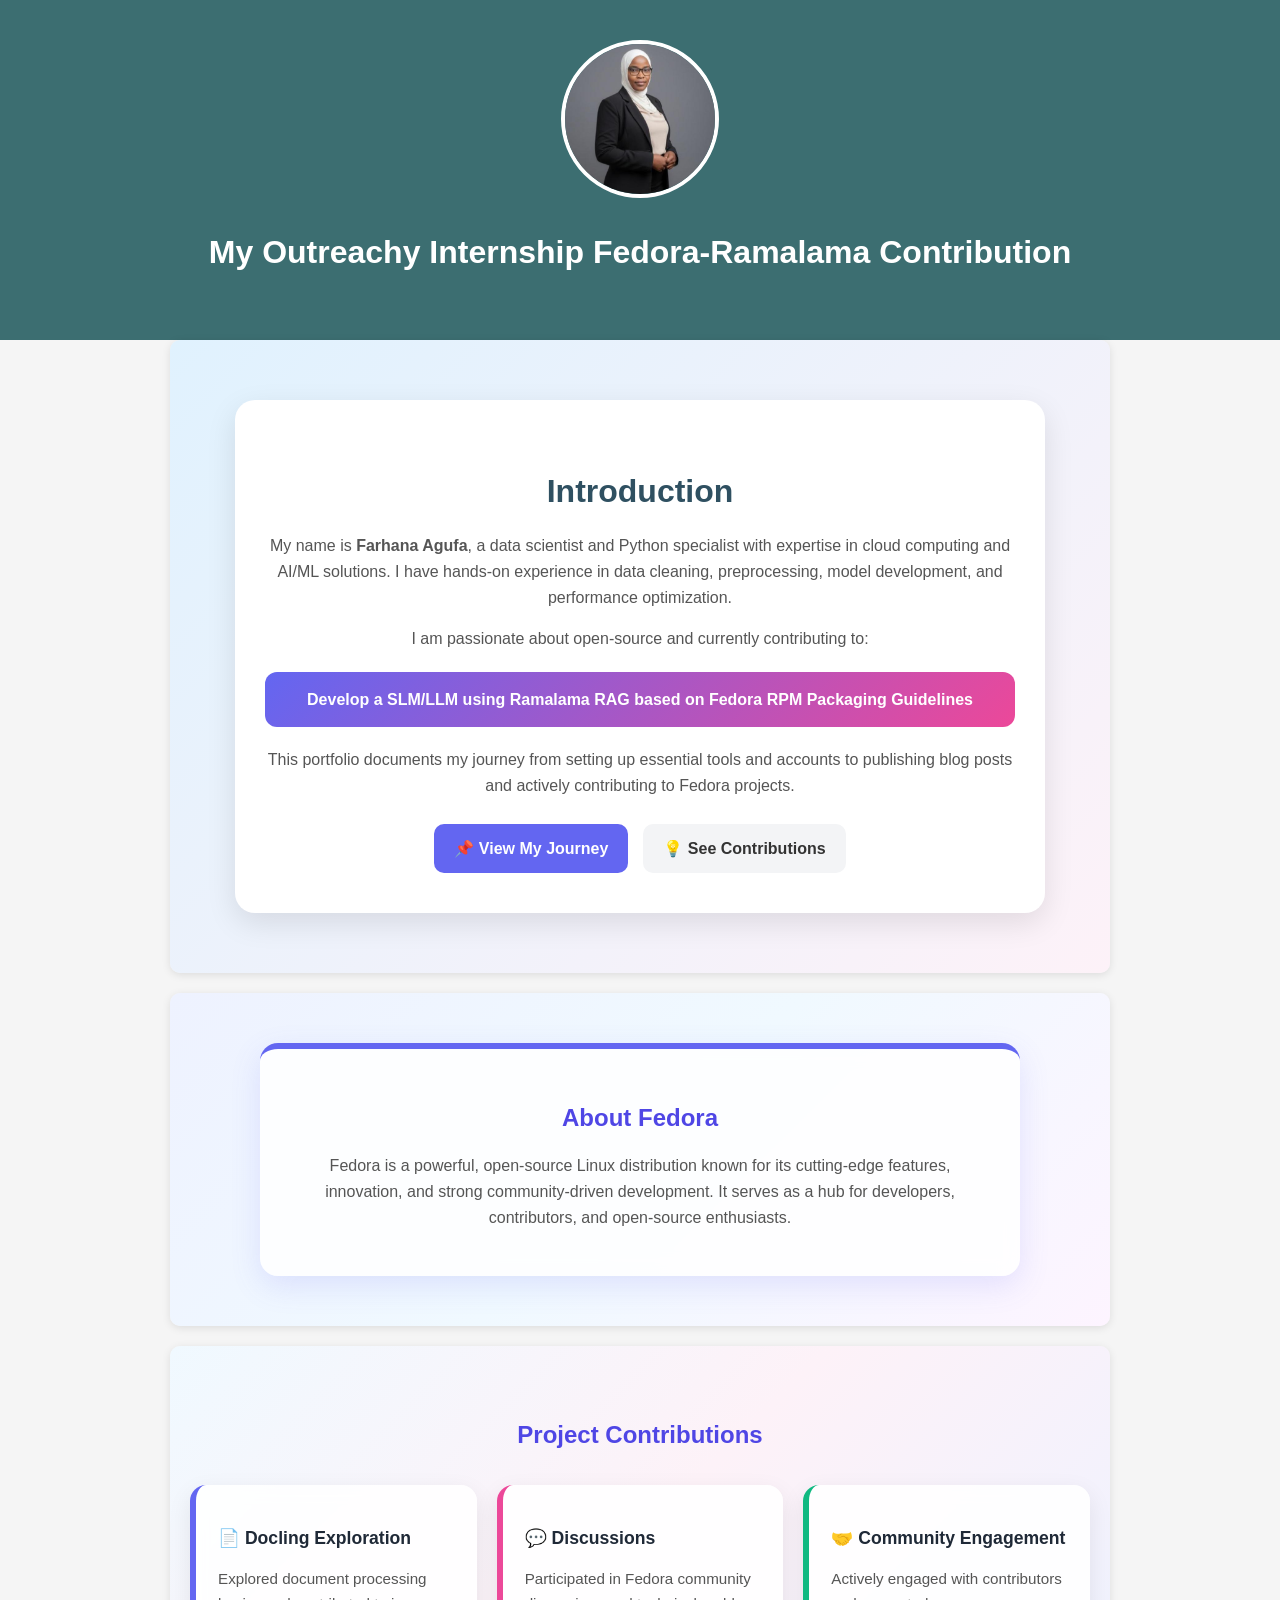
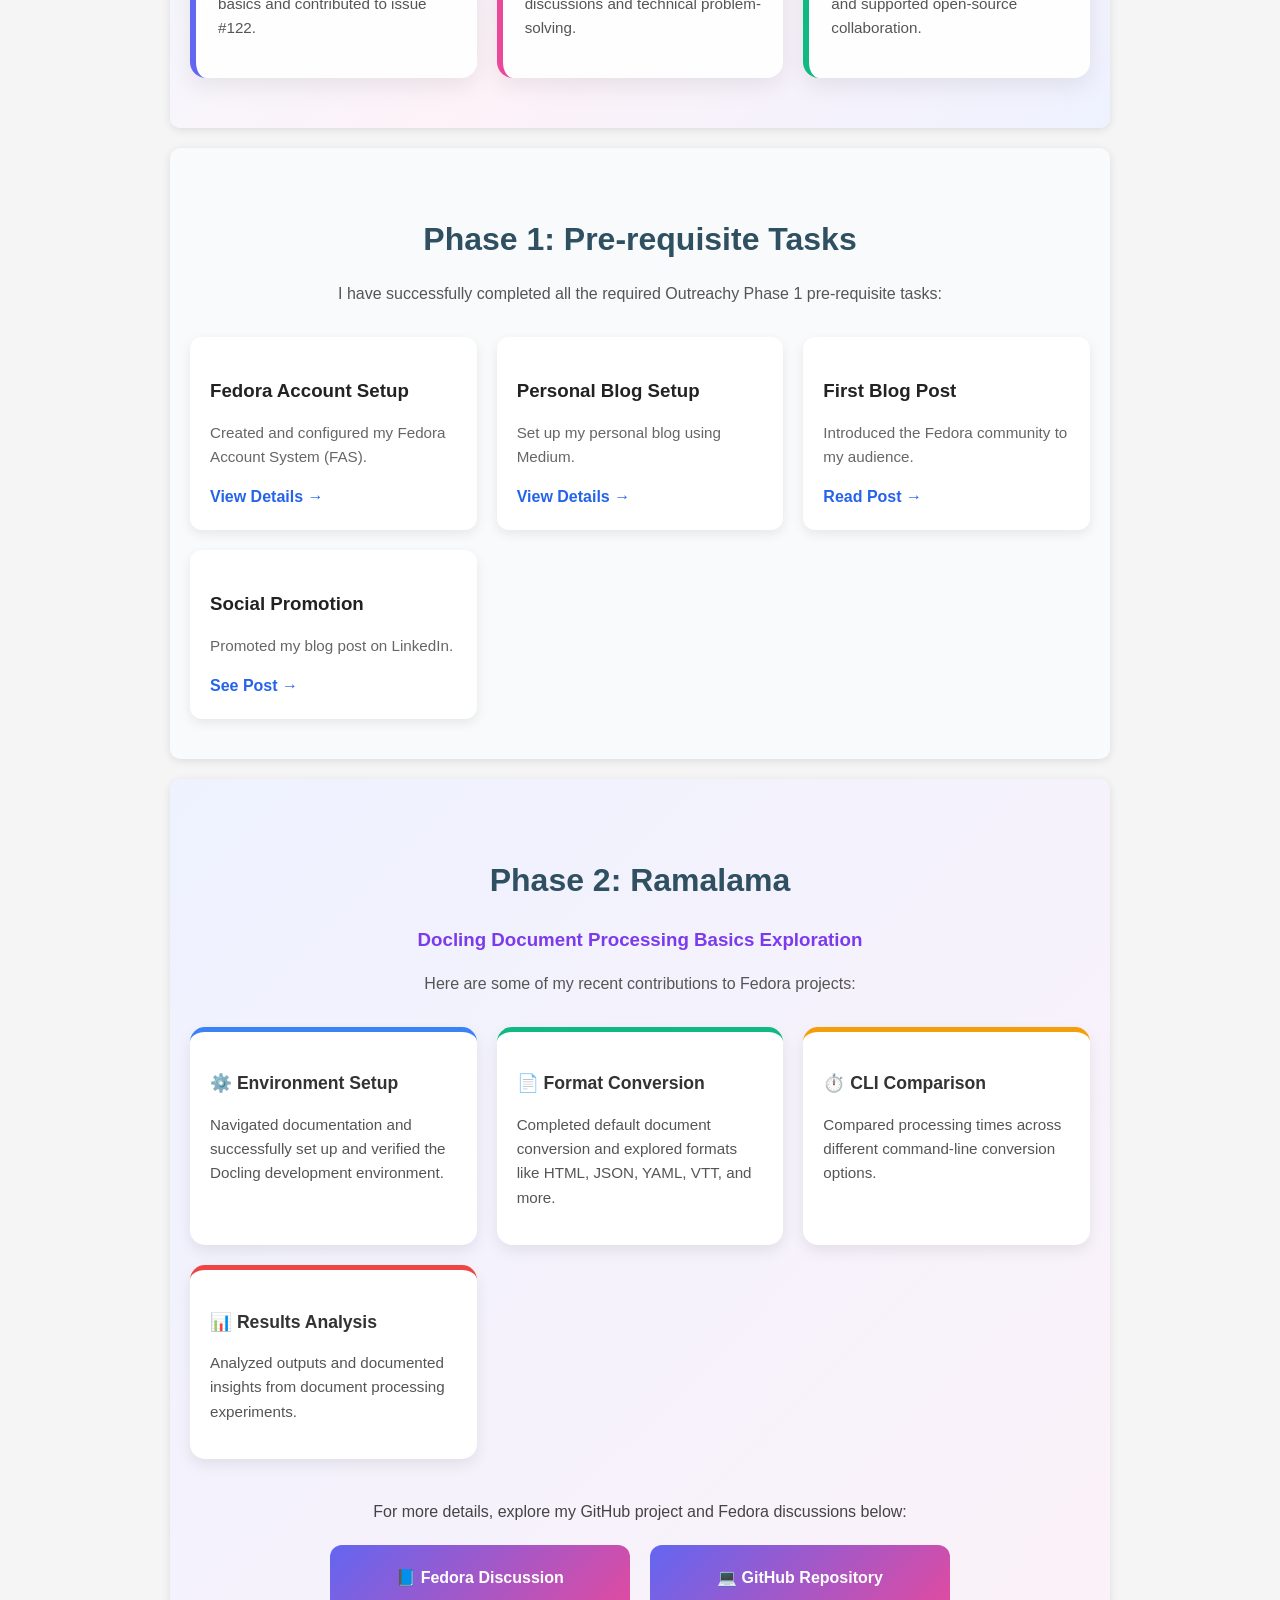
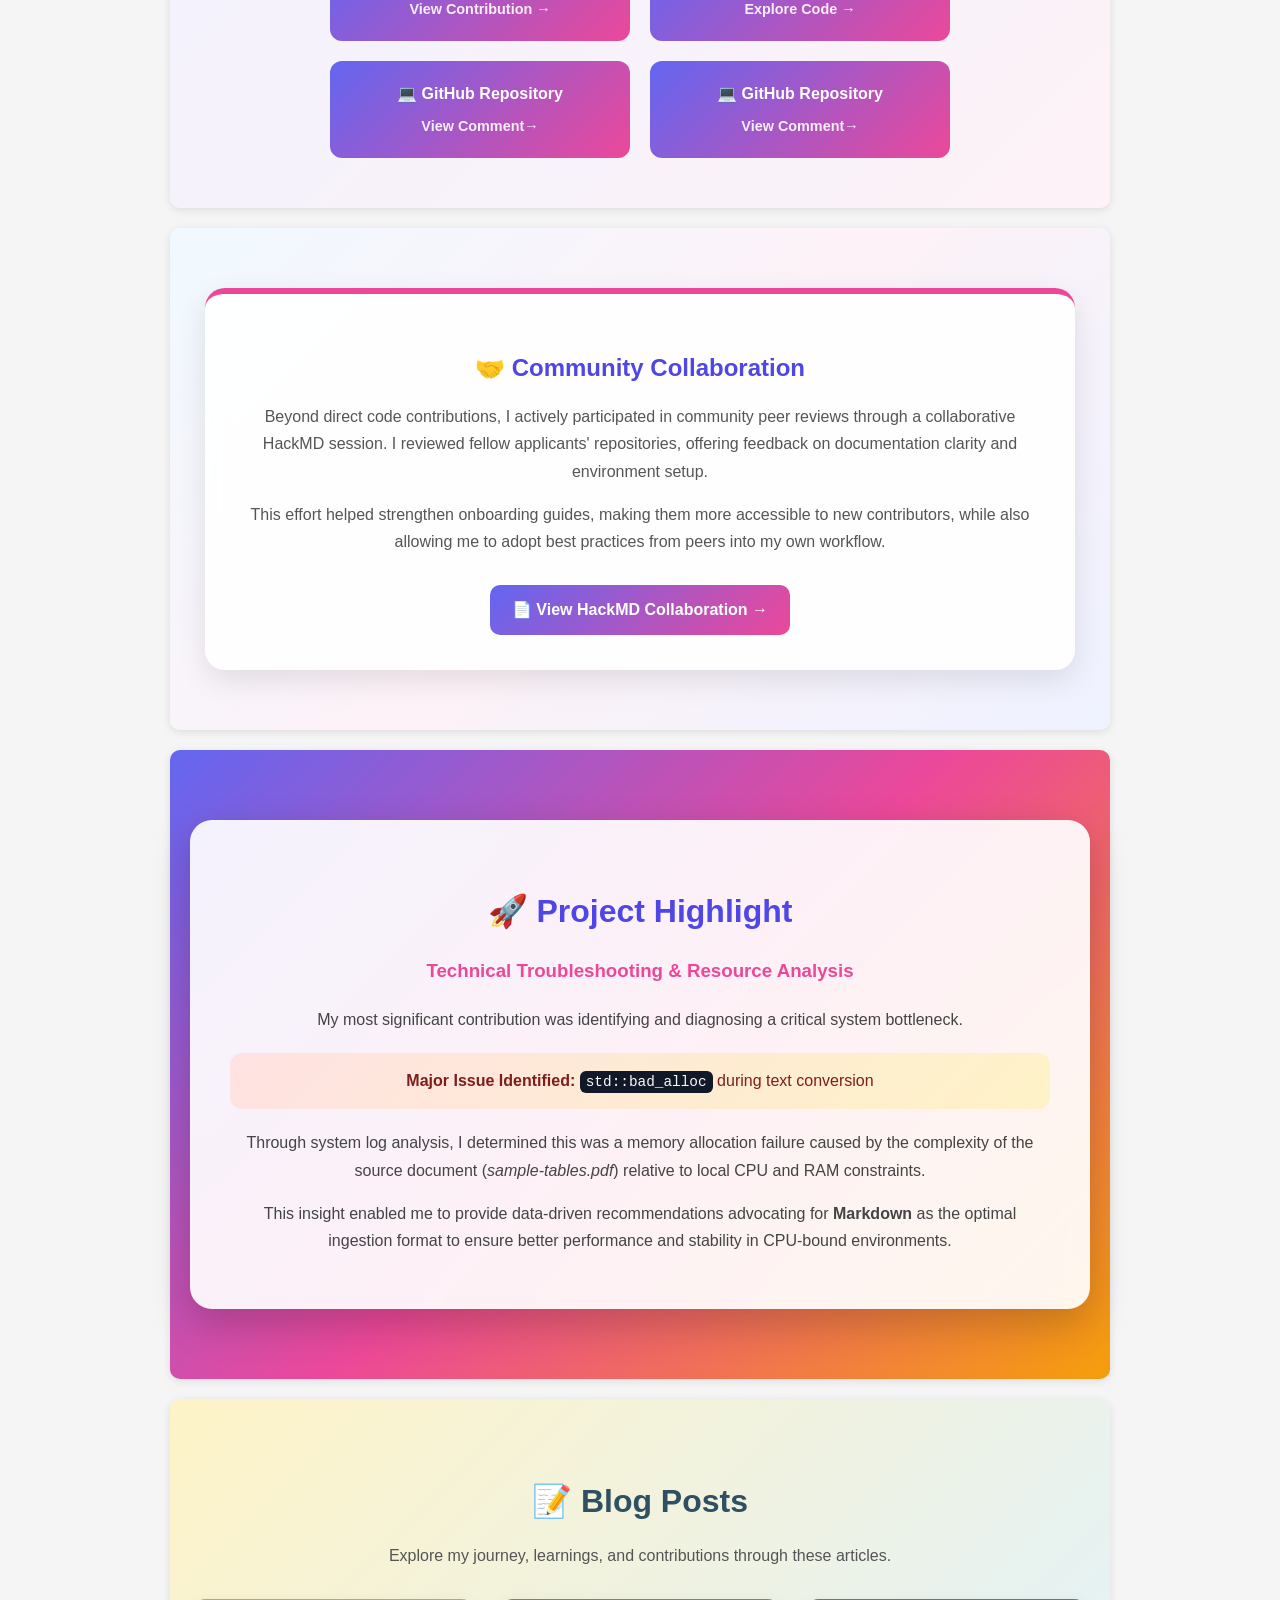
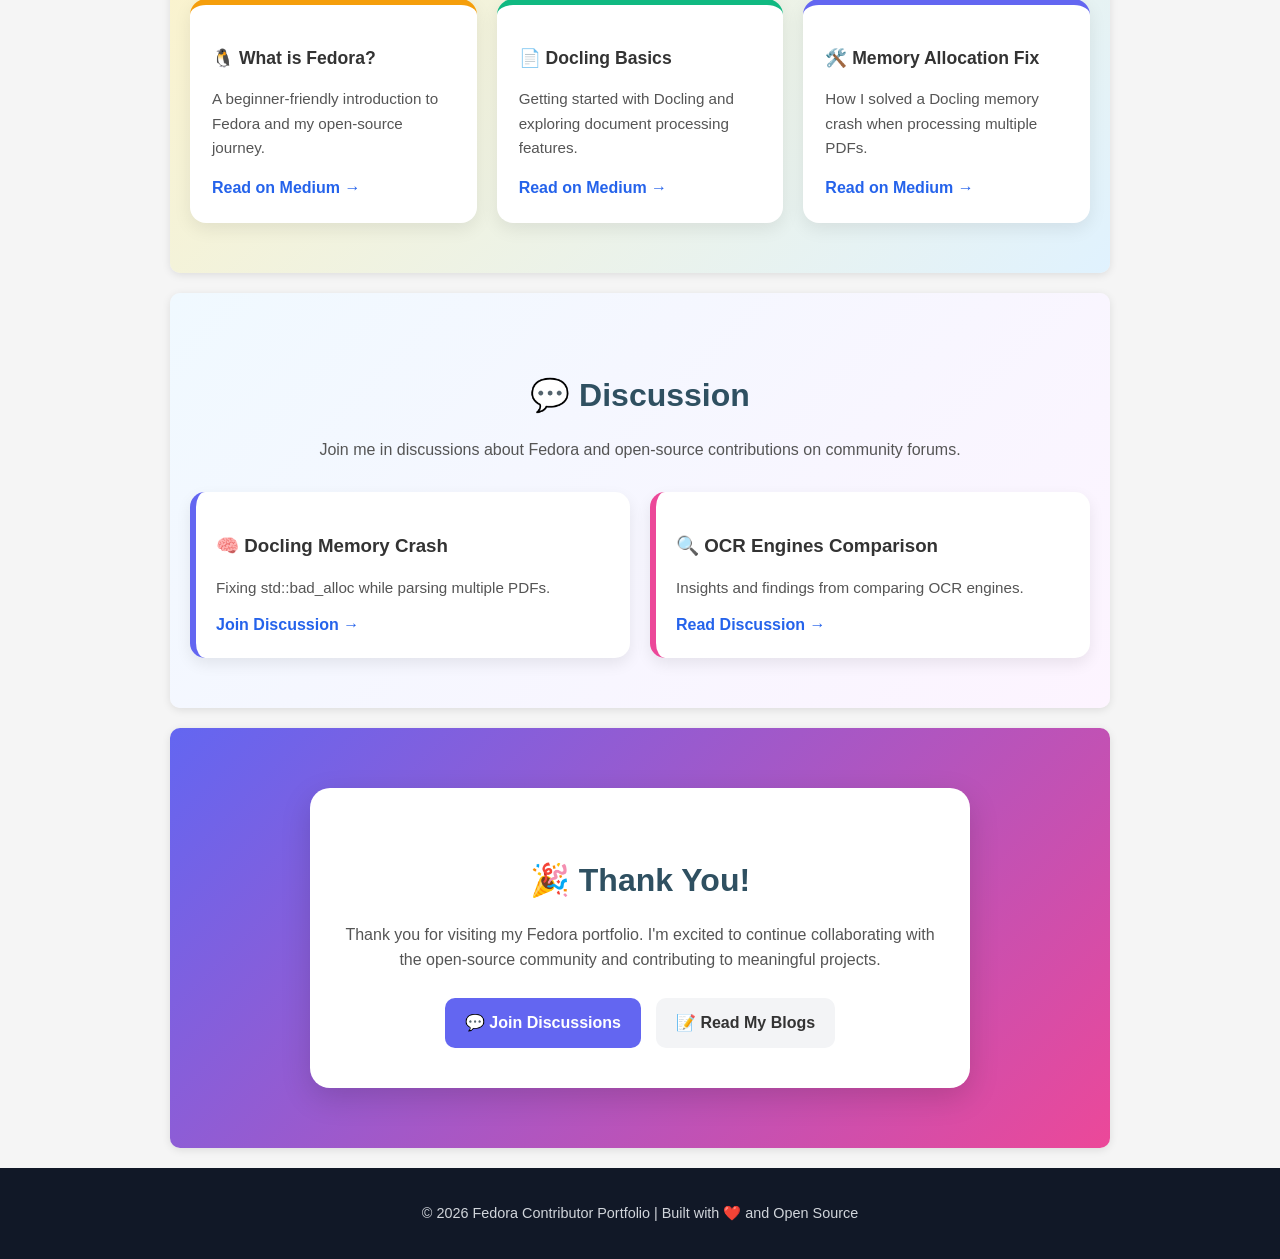
<file: index.html>
<!DOCTYPE html>
<html lang="en">
<head>
    <meta charset="UTF-8">
    <meta name="viewport" content="width=device-width, initial-scale=1.0">
    <title>Fedora Portfolio</title>
    <link rel="stylesheet" href="styles.css">
</head>
<body>
    <header>
        <div class="profile-picture">
            <img src="fedora_portfolio_outreachy/images/Farhana_png.png" alt="Profile Picture">
        </div>
        <h1>My Outreachy Internship Fedora-Ramalama Contribution</h1>
    </header>

    <section id="introduction">
  <div class="intro-card">
    
    <h2>Introduction</h2>

    <p class="intro-text">
      My name is <strong>Farhana Agufa</strong>, a data scientist and Python specialist with
      expertise in cloud computing and AI/ML solutions. I have hands-on experience in
      data cleaning, preprocessing, model development, and performance optimization.
    </p>

    <p class="intro-text">
      I am passionate about open-source and currently contributing to:
    </p>

    <div class="highlight">
      Develop a SLM/LLM using Ramalama RAG based on Fedora RPM Packaging Guidelines
    </div>

    <p class="intro-text">
      This portfolio documents my journey from setting up essential tools and accounts
      to publishing blog posts and actively contributing to Fedora projects.
    </p>

    <div class="intro-buttons">
      <a href="#phase1" class="btn primary">📌 View My Journey</a>
      <a href="#contributions" class="btn secondary">💡 See Contributions</a>
    </div>

  </div>
</section>

    <section id="about-fedora">
  <div class="about-card">
    <h2>About Fedora</h2>
    <p>
      Fedora is a powerful, open-source Linux distribution known for its
      cutting-edge features, innovation, and strong community-driven development.
      It serves as a hub for developers, contributors, and open-source enthusiasts.
    </p>
  </div>
</section>

<section id="projects">
  <h2>Project Contributions</h2>

  <div class="project-grid">

    <div class="project-card">
      <h3>📄 Docling Exploration</h3>
      <p>Explored document processing basics and contributed to issue #122.</p>
    </div>

    <div class="project-card">
      <h3>💬 Discussions</h3>
      <p>Participated in Fedora community discussions and technical problem-solving.</p>
    </div>

    <div class="project-card">
      <h3>🤝 Community Engagement</h3>
      <p>Actively engaged with contributors and supported open-source collaboration.</p>
    </div>

  </div>
</section>

   <section id="phase1">
  <h2>Phase 1: Pre-requisite Tasks</h2>
  <p class="subtitle">
    I have successfully completed all the required Outreachy Phase 1 pre-requisite tasks:
  </p>

  <div class="card-container">
    
    <div class="card">
      <h3>Fedora Account Setup</h3>
      <p>Created and configured my Fedora Account System (FAS).</p>
      <a href="https://forge.fedoraproject.org/commops/interns/issues/116#issuecomment-593443" target="_blank">View Details →</a>
    </div>

    <div class="card">
      <h3>Personal Blog Setup</h3>
      <p>Set up my personal blog using Medium.</p>
      <a href="https://forge.fedoraproject.org/commops/interns/issues/117#issuecomment-593651" target="_blank">View Details →</a>
    </div>

    <div class="card">
      <h3>First Blog Post</h3>
      <p>Introduced the Fedora community to my audience.</p>
      <a href="https://forge.fedoraproject.org/commops/interns/issues/118#issuecomment-593771" target="_blank">Read Post →</a>
    </div>

    <div class="card">
      <h3>Social Promotion</h3>
      <p>Promoted my blog post on LinkedIn.</p>
      <a href="https://forge.fedoraproject.org/commops/interns/issues/119#issuecomment-593772" target="_blank">See Post →</a>
    </div>

  </div>
</section>

    <section id="contributions">
  <h2>Phase 2: Ramalama</h2>
  <h3 class="section-title">Docling Document Processing Basics Exploration</h3>
  <p class="subtitle">
    Here are some of my recent contributions to Fedora projects:
  </p>


  <div class="task-grid">

    <div class="task-card">
      <h3>⚙️ Environment Setup</h3>
      <p>
        Navigated documentation and successfully set up and verified the Docling development environment.
      </p>
    </div>

    <div class="task-card">
      <h3>📄 Format Conversion</h3>
      <p>
        Completed default document conversion and explored formats like HTML, JSON, YAML, VTT, and more.
      </p>
    </div>

    <div class="task-card">
      <h3>⏱️ CLI Comparison</h3>
      <p>
        Compared processing times across different command-line conversion options.
      </p>
    </div>

    <div class="task-card">
      <h3>📊 Results Analysis</h3>
      <p>
        Analyzed outputs and documented insights from document processing experiments.
      </p>
    </div>

  </div>

  <p class="footer-text">
    For more details, explore my GitHub project and Fedora discussions below:
  </p>

  <!-- LINK CARDS -->
  <div class="link-grid">

    <a href="https://forge.fedoraproject.org/commops/interns/issues/122#issuecomment-606886" target="_blank" class="link-card">
      📘 Fedora Discussion  
      <span>View Contribution →</span>
    </a>

    <a href="https://github.com/praxyfarhana/oureachy_docling_exploration" target="_blank" class="link-card">
      💻 GitHub Repository  
      <span>Explore Code →</span>
    </a>
    

    <a href="https://github.com/containers/ramalama/pull/2605/changes/caadaf5b244449803b388435354249492425f0c0" target="_blank" class="link-card">
      💻 GitHub Repository  
      <span>View Comment→</span>
    </a>

    <a href="https://github.com/containers/ramalama/pull/2605/changes/36d2e7b110c5eab260b641646bad695c2ffe19d6#r3077989873" target="_blank" class="link-card">
      💻 GitHub Repository  
      <span>View Comment→</span>
    </a>
  </div>
</section>
<section id="community-review">
  <div class="community-card">
    
    <h2>🤝 Community Collaboration</h2>

    <p>
      Beyond direct code contributions, I actively participated in community peer
      reviews through a collaborative HackMD session. I reviewed fellow applicants'
      repositories, offering feedback on documentation clarity and environment setup.
    </p>

    <p>
      This effort helped strengthen onboarding guides, making them more accessible
      to new contributors, while also allowing me to adopt best practices from peers
      into my own workflow.
    </p>

    <a href="https://hackmd.io/_CtCzsdqQQW6zzjZQ_hcqQ"
       target="_blank"
       class="community-btn">
      📄 View HackMD Collaboration →
    </a>

  </div>
</section>

<section id="project-highlight">
  <div class="highlight-card">

    <h2>🚀 Project Highlight</h2>
    <h3>Technical Troubleshooting & Resource Analysis</h3>

    <p>
      My most significant contribution was identifying and diagnosing a critical system bottleneck.
    </p>

    <div class="highlight-box">
       <strong>Major Issue Identified:</strong> <code>std::bad_alloc</code> during text conversion
    </div>

    <p>
      Through system log analysis, I determined this was a memory allocation failure
      caused by the complexity of the source document (<em>sample-tables.pdf</em>)
      relative to local CPU and RAM constraints.
    </p>

    <p>
      This insight enabled me to provide data-driven recommendations advocating for
      <strong>Markdown</strong> as the optimal ingestion format to ensure better performance
      and stability in CPU-bound environments.
    </p>

  </div>
</section>

  <section id="blog-posts">
  <h2>📝 Blog Posts</h2>
  <p class="subtitle">Explore my journey, learnings, and contributions through these articles.</p>

  <div class="blog-grid">

    <a href="https://medium.com/@praxyfarhana/fedora-a-beginners-journey-into-open-source-and-the-outreachy-internship-4b0f717c389f"
       target="_blank"
       class="blog-card">
      <h3>🐧 What is Fedora?</h3>
      <p>A beginner-friendly introduction to Fedora and my open-source journey.</p>
      <span>Read on Medium →</span>
    </a>

    <a href="https://medium.com/@praxyfarhana/exploring-docling-getting-started-with-an-open-source-document-processing-tool-62a270193db0"
       target="_blank"
       class="blog-card">
      <h3>📄 Docling Basics</h3>
      <p>Getting started with Docling and exploring document processing features.</p>
      <span>Read on Medium →</span>
    </a>

    <a href="https://medium.com/@praxyfarhana/how-i-fixed-a-docling-memory-crash-std-bad-alloc-while-parsing-multiple-pdfs-2fd46f68894f"
       target="_blank"
       class="blog-card">
      <h3>🛠️ Memory Allocation Fix</h3>
      <p>How I solved a Docling memory crash when processing multiple PDFs.</p>
      <span>Read on Medium →</span>
    </a>

  </div>
</section>
   <section id="discussion">
  <h2>💬 Discussion</h2>
  <p class="subtitle">
    Join me in discussions about Fedora and open-source contributions on community forums.
  </p>

  <div class="discussion-grid">

    <a href="https://discussion.fedoraproject.org/t/docling-memory-crash-std-bad-alloc-while-parsing-multiple-pdfs-fix/185597"
       target="_blank"
       class="discussion-card">
      <h3>🧠 Docling Memory Crash</h3>
      <p>Fixing std::bad_alloc while parsing multiple PDFs.</p>
      <span>Join Discussion →</span>
    </a>

    <a href="https://discussion.fedoraproject.org/t/ocr-engines-comparison-and-findings/185970"
       target="_blank"
       class="discussion-card">
      <h3>🔍 OCR Engines Comparison</h3>
      <p>Insights and findings from comparing OCR engines.</p>
      <span>Read Discussion →</span>
    </a>

  </div>
</section>

   <section id="conclusion">
  <div class="conclusion-card">
    <h2>🎉 Thank You!</h2>
    <p>
      Thank you for visiting my Fedora portfolio. I'm excited to continue
      collaborating with the open-source community and contributing to meaningful projects.
    </p>

    <div class="cta-buttons">
      <a href="#discussion" class="btn primary">💬 Join Discussions</a>
      <a href="#blog-posts" class="btn secondary">📝 Read My Blogs</a>
    </div>
  </div>
</section>

<footer>
  <p>© 2026 Fedora Contributor Portfolio | Built with ❤️ and Open Source</p>
</footer>
</body>
</html>
</file>
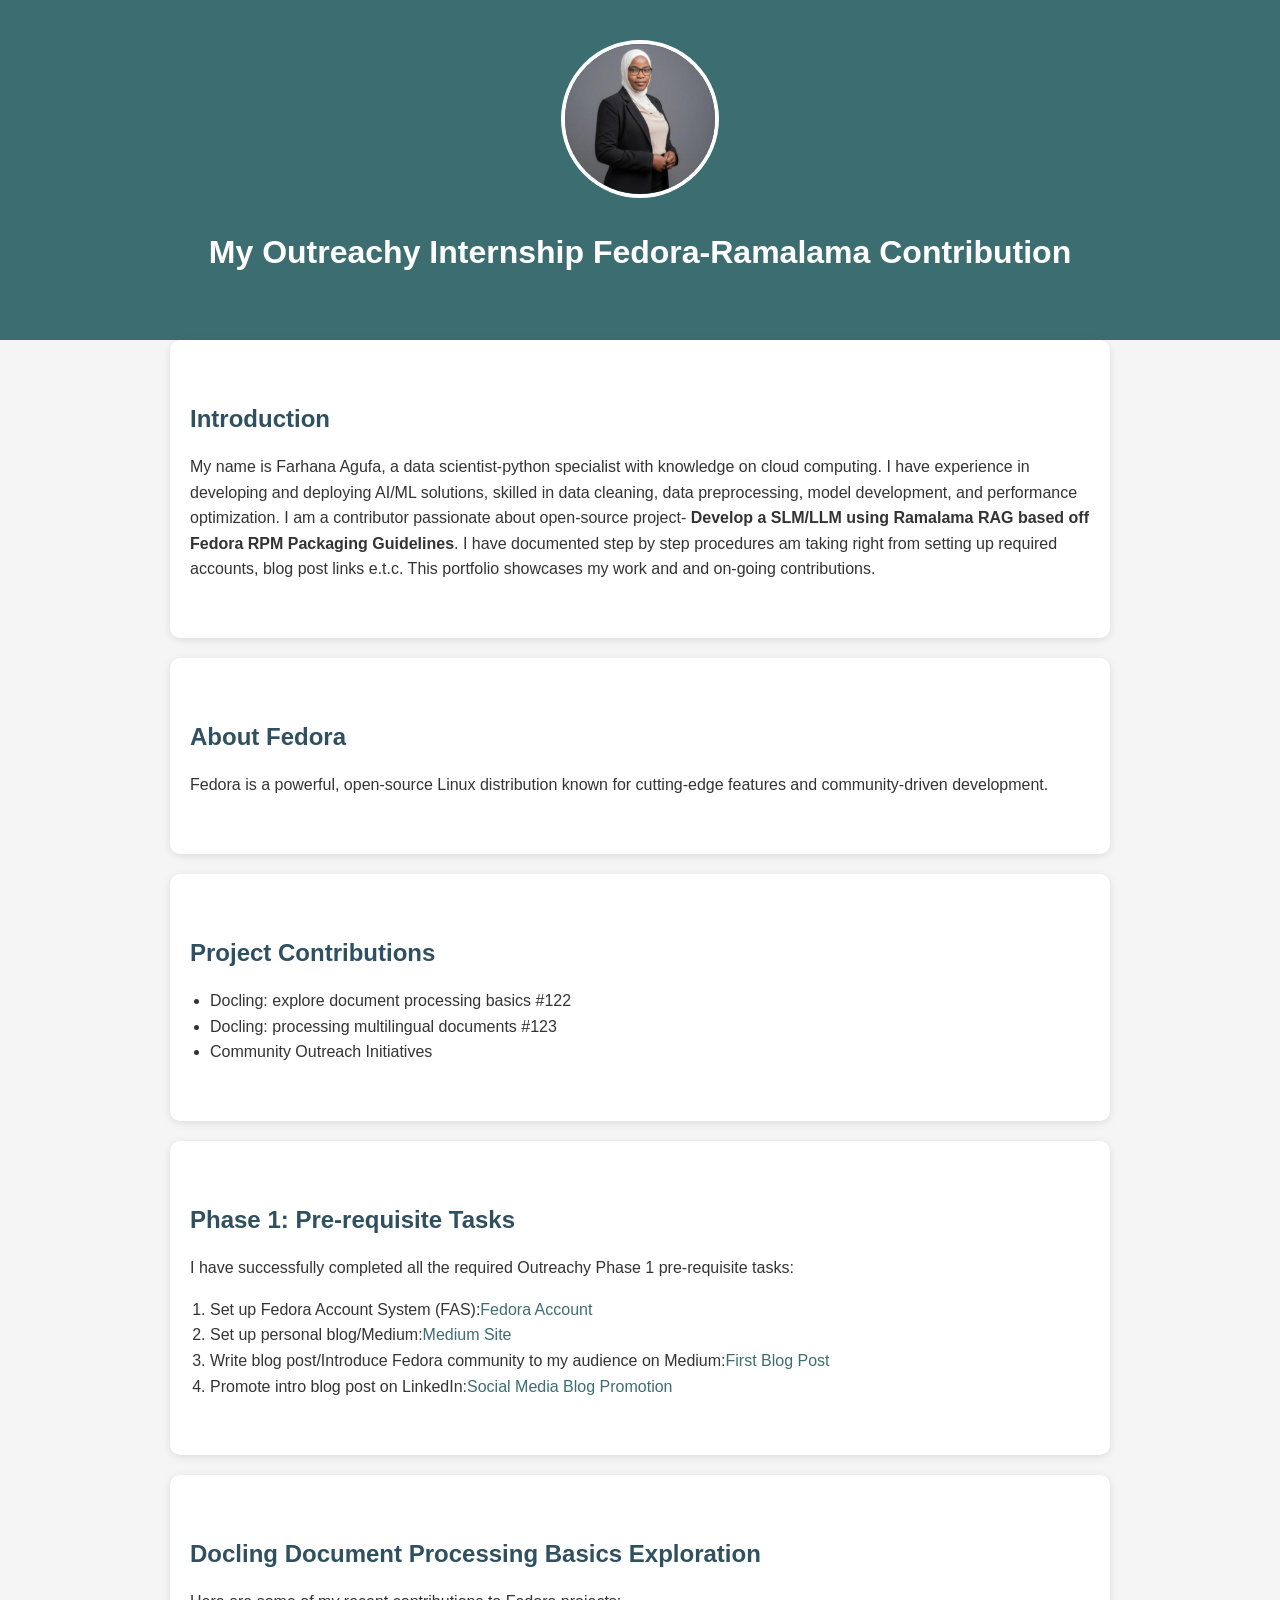
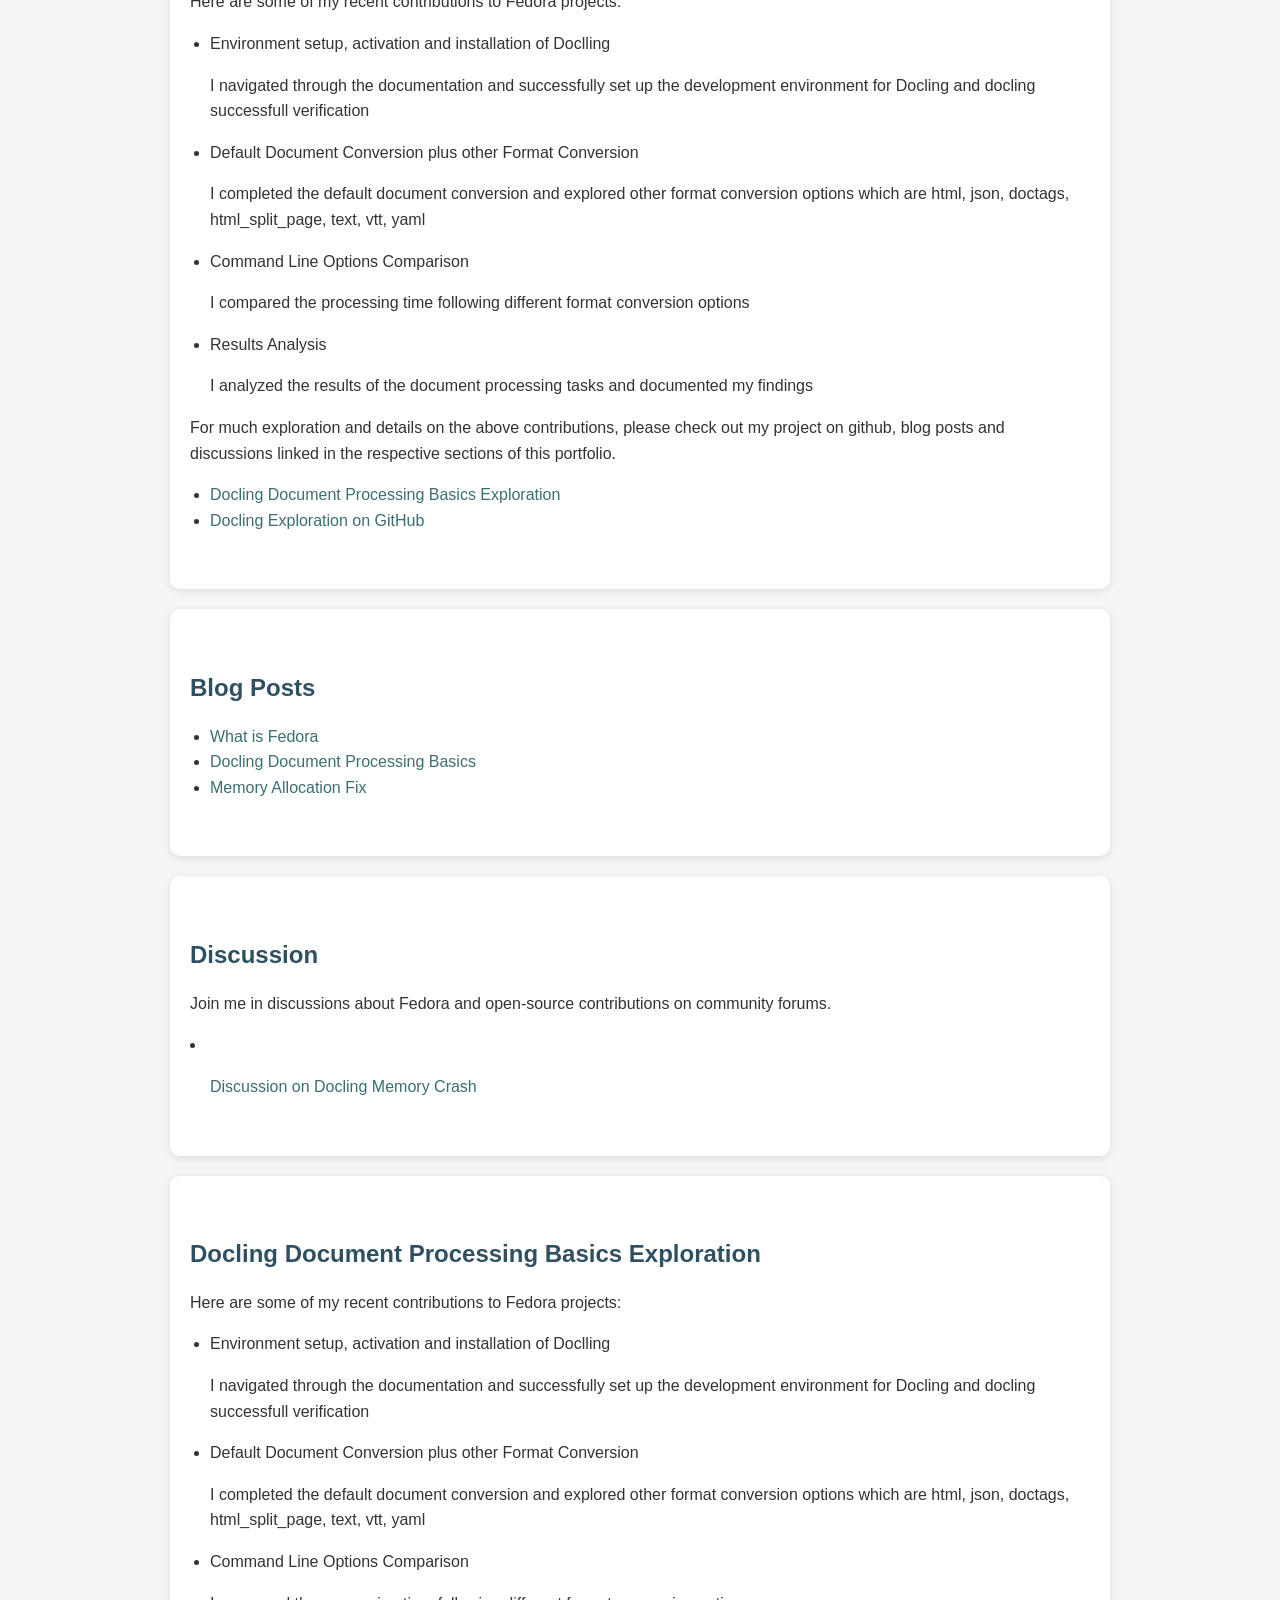
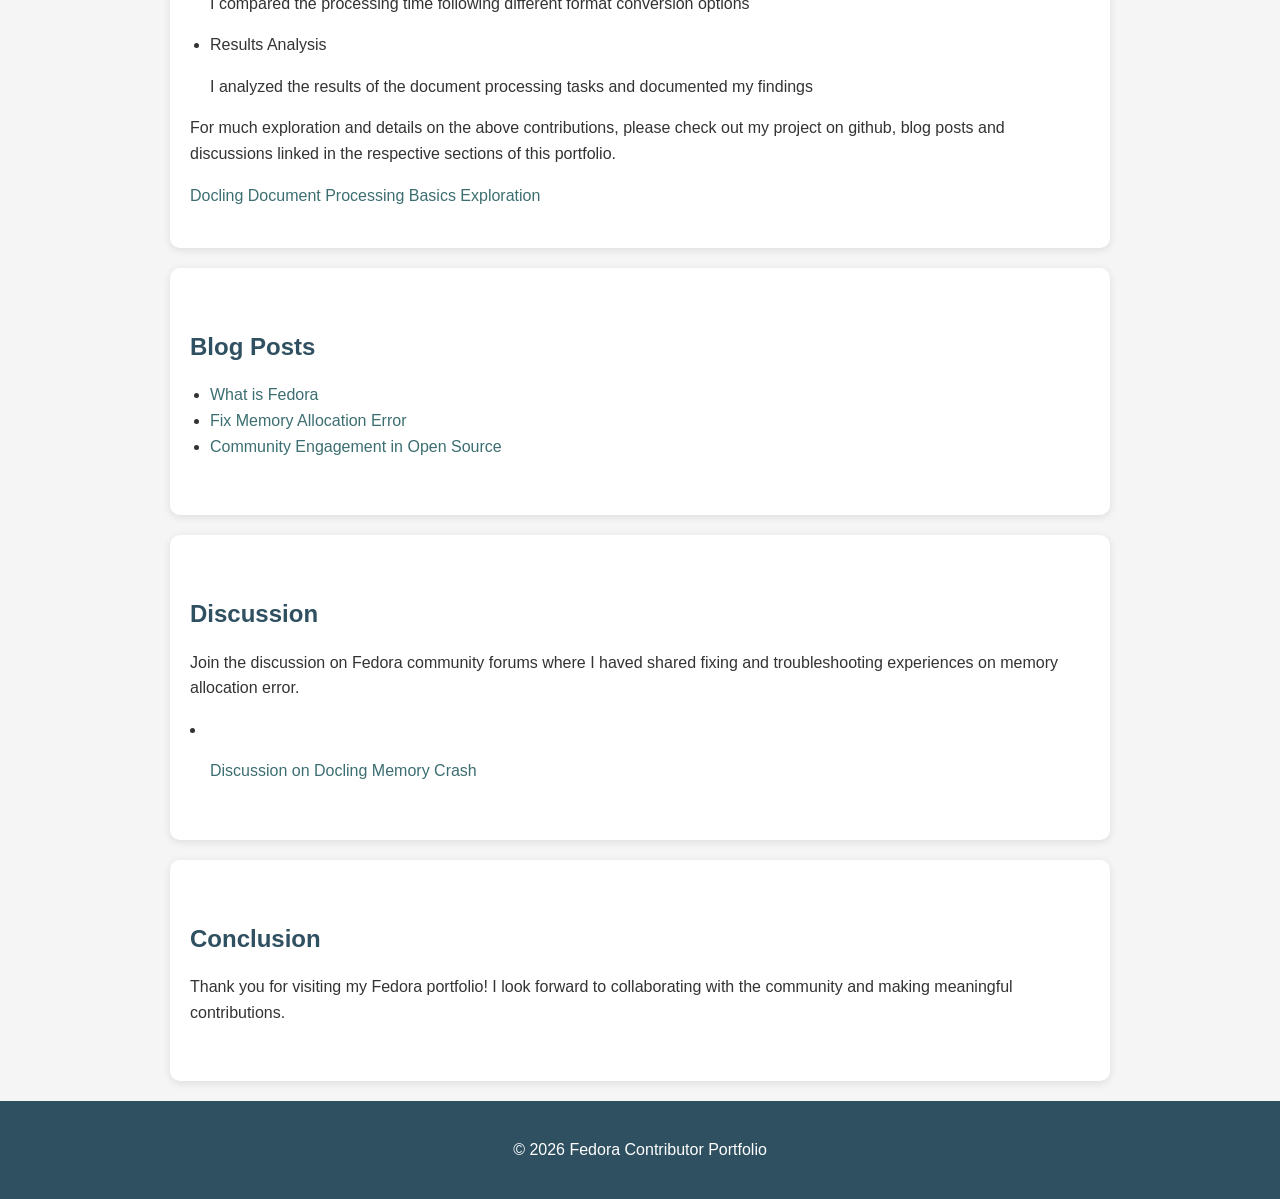
<file: fedora_portfolio_outreachy/index.html>
<!DOCTYPE html>
<html lang="en">
<head>
    <meta charset="UTF-8">
    <meta name="viewport" content="width=device-width, initial-scale=1.0">
    <title>Fedora Portfolio</title>
    <link rel="stylesheet" href="styles.css">
</head>
<body>
    <header>
        <div class="profile-picture">
            <img src="images/Farhana_png.png" alt="Profile Picture">
        </div>
        <h1>My Outreachy Internship Fedora-Ramalama Contribution</h1>
    </header>

    <section id="introduction">
        <h2>Introduction</h2>
        <p>My name is Farhana Agufa, a data scientist-python specialist with knowledge on cloud computing. I have experience in developing and deploying AI/ML solutions, skilled in data cleaning, data preprocessing, model development, and performance optimization. I am a contributor passionate about open-source project-<strong> Develop a SLM/LLM using Ramalama RAG based off Fedora RPM Packaging Guidelines</strong>. I have documented step by step procedures am taking right from setting up required accounts, blog post links e.t.c. This portfolio showcases my work and and on-going contributions.</p>
    </section>

    <section id="about-fedora">
        <h2>About Fedora</h2>
        <p>Fedora is a powerful, open-source Linux distribution known for cutting-edge features and community-driven development.</p>
    </section>

    <section id="projects">
        <h2>Project Contributions</h2>
        <ul>
            <li>Docling: explore document processing basics #122</li>
            <li>Docling: processing multilingual documents #123</li>
            <li>Community Outreach Initiatives</li>
        </ul>
    </section>

    <section id="phase1">
        <h2>Phase 1: Pre-requisite Tasks</h2>
        <p>I have successfully completed all the required Outreachy Phase 1 pre-requisite tasks:</p>
        <ol>
            <li>Set up Fedora Account System (FAS):<a href="https://forge.fedoraproject.org/commops/interns/issues/116#issuecomment-593443" target="_blank">Fedora Account</a></li>
            <li>Set up personal blog/Medium:<a href="https://forge.fedoraproject.org/commops/interns/issues/117#issuecomment-593651" target="_blank">Medium Site</a></li>
            <li>Write blog post/Introduce Fedora community to my audience on Medium:<a href="https://forge.fedoraproject.org/commops/interns/issues/118#issuecomment-593771" target="_blank">First Blog Post</a></li>
            <li>Promote intro blog post on LinkedIn:<a href="https://forge.fedoraproject.org/commops/interns/issues/119#issuecomment-593772" target="_blank">Social Media Blog Promotion</a></li>
        </ol>
    </section>

    <section id="contributions">
        <h2>Docling Document Processing Basics Exploration</h2>
        <p>Here are some of my recent contributions to Fedora projects:</p>
        <ul>
            <li>Environment setup, activation and installation of Doclling</li>
            <p>I navigated through the documentation and successfully set up the development environment for Docling and docling successfull verification</p>
            <li>Default Document Conversion plus other Format Conversion</li>
            <p>I completed the default document conversion and explored other format conversion options which are html, json, doctags, html_split_page, text, vtt, yaml</p>
            <li>Command Line Options Comparison</li>
            <p>I compared the processing time following different format conversion options</p>
            <li>Results Analysis</li>
            <p>I analyzed the results of the document processing tasks and documented my findings</p>
        </ul>
        <p>For much exploration and details on the above contributions, please check out my project on github, blog posts and discussions linked in the respective sections of this portfolio.</p>

        <ul>
            <li>
                <a href="https://forge.fedoraproject.org/commops/interns/issues/122#issuecomment-606886" target="_blank">Docling Document Processing Basics Exploration</a>   
            </li>
            <li>
                <a href=" https://github.com/praxyfarhana/oureachy_docling_exploration" target="_blank">Docling Exploration on GitHub</a>   
            </li>
                    </ul>
    </section>

    <section id="blog-posts">
        <h2>Blog Posts</h2>
        <ul>
            <li><a href="https://medium.com/@praxyfarhana/fedora-a-beginners-journey-into-open-source-and-the-outreachy-internship-4b0f717c389f" target="_blank">What is Fedora</a></li>
            <li><a href="https://medium.com/@praxyfarhana/exploring-docling-getting-started-with-an-open-source-document-processing-tool-62a270193db0" target="_blank">Docling Document Processing Basics</a></li>
            <li><a href="https://medium.com/@praxyfarhana/how-i-fixed-a-docling-memory-crash-std-bad-alloc-while-parsing-multiple-pdfs-2fd46f68894f" target="_blank">Memory Allocation Fix</a></li>
        </ul>
    </section>

    <section id="discussion">
        <h2>Discussion</h2>
        <p>Join me in discussions about Fedora and open-source contributions on community forums.</p>

        <li>
            <ol><a href="https://discussion.fedoraproject.org/t/docling-memory-crash-std-bad-alloc-while-parsing-multiple-pdfs-fix/185597" target="_blank">Discussion on Docling Memory Crash</a></ol>
        </li>
    </section>

    <section id="contributions">
        <h2>Docling Document Processing Basics Exploration</h2>
        <p>Here are some of my recent contributions to Fedora projects:</p>
        <ul>
            <li>Environment setup, activation and installation of Doclling</li>
            <p>I navigated through the documentation and successfully set up the development environment for Docling and docling successfull verification</p>
            <li>Default Document Conversion plus other Format Conversion</li>
            <p>I completed the default document conversion and explored other format conversion options which are html, json, doctags, html_split_page, text, vtt, yaml</p>
            <li>Command Line Options Comparison</li>
            <p>I compared the processing time following different format conversion options</p>
            <li>Results Analysis</li>
            <p>I analyzed the results of the document processing tasks and documented my findings</p>
        </ul>
        <p>For much exploration and details on the above contributions, please check out my project on github, blog posts and discussions linked in the respective sections of this portfolio.</p>

        <a href="https://forge.fedoraproject.org/commops/interns/issues/122#issuecomment-606886" target="_blank">Docling Document Processing Basics Exploration</a>      
    </section>

     <section id="blog-posts">
        <h2>Blog Posts</h2>
        <ul>
            <li><a href="https://medium.com/@praxyfarhana/fedora-a-beginners-journey-into-open-source-and-the-outreachy-internship-4b0f717c389f">What is Fedora</a></li>
            <li><a href="https://medium.com/@praxyfarhana/how-i-fixed-a-docling-memory-crash-std-bad-alloc-while-parsing-multiple-pdfs-2fd46f68894f", target="_blank">Fix Memory Allocation Error</a></li>
            <li><a href="#">Community Engagement in Open Source</a></li>
        </ul>
    </section>

    <section id="discussion">
        <h2>Discussion</h2>
        <p>Join the discussion on Fedora community forums where I haved shared fixing and troubleshooting experiences on memory allocation error.</p>

        <li>
            <ol><a href="https://discussion.fedoraproject.org/t/docling-memory-crash-std-bad-alloc-while-parsing-multiple-pdfs-fix/185597" target="_blank">Discussion on Docling Memory Crash</a></ol>
        </li>
    </section> 
    <section id="conclusion">
        <h2>Conclusion</h2>
        <p>Thank you for visiting my Fedora portfolio! I look forward to collaborating with the community and making meaningful contributions.</p>
    </section>

    <footer>
        <p>&copy; 2026 Fedora Contributor Portfolio</p>
    </footer>
</body>
</html>
</file>
<file: styles.css>
/* General Styles */
body {
    font-family: 'Segoe UI', Tahoma, Geneva, Verdana, sans-serif;
    line-height: 1.6;
    margin: 0;
    padding: 0;
    color: #333;
    background-color: #f5f5f5;
}

header {
    text-align: center;
    background-color: #3c6e71;
    color: white;
    padding: 40px 20px;
}

header .profile-picture img {
    width: 150px;
    height: 150px;
    border-radius: 50%;
    border: 4px solid white;
    object-fit: cover;
}

section {
    padding: 40px 20px;
    max-width: 900px;
    margin: auto;
    background-color: white;
    margin-bottom: 20px;
    border-radius: 10px;
    box-shadow: 0 2px 8px rgba(0,0,0,0.1);
}

section h2 {
    color: #2f5061;
    margin-bottom: 15px;
}

ul, ol {
    padding-left: 20px;
}

a {
    color: #3c6e71;
    text-decoration: none;
}

a:hover {
    text-decoration: underline;
}

footer {
    text-align: center;
    padding: 20px;
    background-color: #2f5061;
    color: white;
}

/* Responsive */
@media(max-width: 600px) {
    header {
        padding: 30px 10px;
    }

    section {
        padding: 30px 15px;
    }

    header .profile-picture img {
        width: 120px;
        height: 120px;
    }
}
  #phase1 {
    padding: 40px 20px;
    text-align: center;
    background: #f9fafb;
  }

  #phase1 h2 {
    font-size: 2rem;
    margin-bottom: 10px;
  }

  .subtitle {
    color: #555;
    margin-bottom: 30px;
  }

  .card-container {
    display: grid;
    grid-template-columns: repeat(auto-fit, minmax(250px, 1fr));
    gap: 20px;
  }

  .card {
    background: #ffffff;
    padding: 20px;
    border-radius: 12px;
    box-shadow: 0 4px 12px rgba(0,0,0,0.08);
    transition: transform 0.3s ease, box-shadow 0.3s ease;
    text-align: left;
  }

  .card h3 {
    margin-bottom: 10px;
    color: #222;
  }

  .card p {
    font-size: 0.95rem;
    color: #666;
    margin-bottom: 15px;
  }

  .card a {
    text-decoration: none;
    font-weight: 600;
    color: #2563eb;
  }

  .card:hover {
    transform: translateY(-5px);
    box-shadow: 0 8px 20px rgba(0,0,0,0.12);
  }

  #contributions {
    padding: 50px 20px;
    background: linear-gradient(135deg, #eef2ff, #fdf2f8);
    text-align: center;
  }

  #contributions h2 {
    font-size: 2rem;
    margin-bottom: 10px;
  }

  .section-title {
    color: #7c3aed;
    margin-bottom: 10px;
  }

  .subtitle {
    color: #555;
    margin-bottom: 30px;
  }

  /* TASK CARDS */
  .task-grid {
    display: grid;
    grid-template-columns: repeat(auto-fit, minmax(250px, 1fr));
    gap: 20px;
    margin-bottom: 40px;
  }

  .task-card {
    background: white;
    padding: 20px;
    border-radius: 15px;
    box-shadow: 0 6px 15px rgba(0,0,0,0.08);
    text-align: left;
    border-top: 5px solid;
    transition: transform 0.3s ease;
  }

  .task-card:nth-child(1) { border-color: #3b82f6; }
  .task-card:nth-child(2) { border-color: #10b981; }
  .task-card:nth-child(3) { border-color: #f59e0b; }
  .task-card:nth-child(4) { border-color: #ef4444; }

  .task-card h3 {
    margin-bottom: 10px;
    font-size: 1.1rem;
  }

  .task-card p {
    color: #555;
    font-size: 0.95rem;
  }

  .task-card:hover {
    transform: translateY(-6px);
  }

  /* LINK CARDS */
  .link-grid {
    display: flex;
    flex-wrap: wrap;
    gap: 20px;
    justify-content: center;
  }

  .link-card {
    background: linear-gradient(135deg, #6366f1, #ec4899);
    color: white;
    padding: 20px 25px;
    border-radius: 12px;
    text-decoration: none;
    font-weight: 600;
    min-width: 250px;
    transition: transform 0.3s ease, box-shadow 0.3s ease;
  }

  .link-card span {
    display: block;
    font-size: 0.9rem;
    margin-top: 8px;
    opacity: 0.9;
  }

  .link-card:hover {
    transform: translateY(-5px);
    box-shadow: 0 8px 20px rgba(0,0,0,0.15);
  }

  .footer-text {
    margin-bottom: 20px;
    color: #444;
  }

#discussion {
    padding: 50px 20px;
    text-align: center;
    background: linear-gradient(135deg, #f0f9ff, #fdf4ff);
  }

  #discussion h2 {
    font-size: 2rem;
    margin-bottom: 10px;
  }

  .subtitle {
    color: #555;
    margin-bottom: 30px;
  }

  /* GRID */
  .discussion-grid {
    display: grid;
    grid-template-columns: repeat(auto-fit, minmax(260px, 1fr));
    gap: 20px;
  }

  /* CARD */
  .discussion-card {
    display: block;
    background: white;
    padding: 20px;
    border-radius: 15px;
    text-align: left;
    text-decoration: none;
    color: inherit;
    box-shadow: 0 6px 15px rgba(0,0,0,0.08);
    border-left: 6px solid;
    transition: transform 0.3s ease, box-shadow 0.3s ease;
  }

  /* COLOR VARIATIONS */
  .discussion-card:nth-child(1) {
    border-color: #6366f1;
  }

  .discussion-card:nth-child(2) {
    border-color: #ec4899;
  }

  .discussion-card h3 {
    margin-bottom: 8px;
  }

  .discussion-card p {
    font-size: 0.95rem;
    color: #555;
    margin-bottom: 12px;
  }

  .discussion-card span {
    font-weight: 600;
    color: #2563eb;
  }

  /* HOVER EFFECT */
  .discussion-card:hover {
    transform: translateY(-6px) scale(1.02);
    box-shadow: 0 10px 25px rgba(0,0,0,0.12);
  }

  #blog-posts {
    padding: 50px 20px;
    text-align: center;
    background: linear-gradient(135deg, #fef3c7, #e0f2fe);
  }

  #blog-posts h2 {
    font-size: 2rem;
    margin-bottom: 10px;
  }

  .subtitle {
    color: #555;
    margin-bottom: 30px;
  }

  /* GRID */
  .blog-grid {
    display: grid;
    grid-template-columns: repeat(auto-fit, minmax(260px, 1fr));
    gap: 20px;
  }

  /* CARD */
  .blog-card {
    display: block;
    background: white;
    padding: 22px;
    border-radius: 16px;
    text-align: left;
    text-decoration: none;
    color: inherit;
    box-shadow: 0 6px 18px rgba(0,0,0,0.08);
    border-top: 6px solid;
    transition: transform 0.3s ease, box-shadow 0.3s ease;
  }

  /* COLOR VARIANTS */
  .blog-card:nth-child(1) { border-color: #f59e0b; }
  .blog-card:nth-child(2) { border-color: #10b981; }
  .blog-card:nth-child(3) { border-color: #6366f1; }

  .blog-card h3 {
    margin-bottom: 10px;
    font-size: 1.1rem;
  }

  .blog-card p {
    font-size: 0.95rem;
    color: #555;
    margin-bottom: 15px;
  }

  .blog-card span {
    font-weight: 600;
    color: #2563eb;
  }

  /* HOVER */
  .blog-card:hover {
    transform: translateY(-6px) scale(1.02);
    box-shadow: 0 10px 25px rgba(0,0,0,0.15);
  }

   #conclusion {
    padding: 60px 20px;
    background: linear-gradient(135deg, #6366f1, #ec4899);
    display: flex;
    justify-content: center;
    text-align: center;
  }

  .conclusion-card {
    background: white;
    padding: 40px 30px;
    border-radius: 20px;
    max-width: 600px;
    box-shadow: 0 10px 30px rgba(0,0,0,0.15);
    animation: fadeInUp 0.8s ease;
  }

  .conclusion-card h2 {
    margin-bottom: 15px;
    font-size: 2rem;
  }

  .conclusion-card p {
    color: #555;
    margin-bottom: 25px;
    font-size: 1rem;
  }

  /* BUTTONS */
  .cta-buttons {
    display: flex;
    gap: 15px;
    justify-content: center;
    flex-wrap: wrap;
  }

  .btn {
    padding: 12px 20px;
    border-radius: 10px;
    text-decoration: none;
    font-weight: 600;
    transition: all 0.3s ease;
  }

  .primary {
    background: #6366f1;
    color: white;
  }

  .secondary {
    background: #f3f4f6;
    color: #333;
  }

  .btn:hover {
    transform: translateY(-3px);
    opacity: 0.9;
  }

  /* FOOTER */
  footer {
    background: #111827;
    color: #d1d5db;
    text-align: center;
    padding: 20px;
    font-size: 0.9rem;
  }

  /* ANIMATION */
  @keyframes fadeInUp {
    from {
      opacity: 0;
      transform: translateY(30px);
    }
    to {
      opacity: 1;
      transform: translateY(0);
    }
  }

  #introduction {
    padding: 60px 20px;
    background: linear-gradient(135deg, #e0f2fe, #fdf2f8);
    display: flex;
    justify-content: center;
    text-align: center;
  }

  .intro-card {
    background: white;
    max-width: 750px;
    padding: 40px 30px;
    border-radius: 20px;
    box-shadow: 0 10px 30px rgba(0,0,0,0.1);
    animation: fadeInUp 0.8s ease;
  }

  .intro-card h2 {
    font-size: 2rem;
    margin-bottom: 15px;
  }

  .intro-text {
    color: #555;
    margin-bottom: 15px;
    line-height: 1.6;
  }

  /* HIGHLIGHT BOX */
  .highlight {
    background: linear-gradient(135deg, #6366f1, #ec4899);
    color: white;
    padding: 15px;
    border-radius: 12px;
    font-weight: 600;
    margin: 20px 0;
  }

  /* BUTTONS */
  .intro-buttons {
    margin-top: 25px;
    display: flex;
    gap: 15px;
    justify-content: center;
    flex-wrap: wrap;
  }

  .btn {
    padding: 12px 20px;
    border-radius: 10px;
    text-decoration: none;
    font-weight: 600;
    transition: all 0.3s ease;
  }

  .primary {
    background: #6366f1;
    color: white;
  }

  .secondary {
    background: #f3f4f6;
    color: #333;
  }

  .btn:hover {
    transform: translateY(-3px);
    opacity: 0.9;
  }

  /* ANIMATION */
  @keyframes fadeInUp {
    from {
      opacity: 0;
      transform: translateY(30px);
    }
    to {
      opacity: 1;
      transform: translateY(0);
    }
  }

   #about-fedora {
    padding: 50px 20px;
    display: flex;
    justify-content: center;
    background: linear-gradient(135deg, #f0fdf4, #ecfeff);
  }

  .about-card {
    background: white;
    max-width: 700px;
    padding: 30px;
    border-radius: 18px;
    text-align: center;
    box-shadow: 0 8px 25px rgba(0,0,0,0.08);
    border-top: 6px solid #10b981;
  }

  .about-card h2 {
    margin-bottom: 15px;
  }

  .about-card p {
    color: #555;
    line-height: 1.6;
  }

  /* PROJECTS */
  #projects {
    padding: 50px 20px;
    text-align: center;
    background: linear-gradient(135deg, #eef2ff, #fdf2f8);
  }

  #projects h2 {
    margin-bottom: 30px;
  }

  .project-grid {
    display: grid;
    grid-template-columns: repeat(auto-fit, minmax(250px, 1fr));
    gap: 20px;
  }

  .project-card {
    background: white;
    padding: 22px;
    border-radius: 16px;
    text-align: left;
    box-shadow: 0 6px 18px rgba(0,0,0,0.08);
    border-left: 6px solid;
    transition: transform 0.3s ease, box-shadow 0.3s ease;
  }

  /* COLOR VARIANTS */
  .project-card:nth-child(1) { border-color: #3b82f6; }
  .project-card:nth-child(2) { border-color: #ec4899; }
  .project-card:nth-child(3) { border-color: #f59e0b; }

  .project-card h3 {
    margin-bottom: 10px;
    font-size: 1.1rem;
  }

  .project-card p {
    font-size: 0.95rem;
    color: #555;
  }

  .project-card:hover {
    transform: translateY(-6px);
    box-shadow: 0 10px 25px rgba(0,0,0,0.12);
  }

  /* ABOUT FEDORA */
#about-fedora {
  padding: 50px 20px;
  display: flex;
  justify-content: center;

  /* soft gradient aligned with modern header colors */
  background: linear-gradient(135deg, #eef2ff, #f0f9ff, #fdf4ff);
}

.about-card {
  /* slightly tinted instead of pure white */
  background: rgba(255, 255, 255, 0.85);
  backdrop-filter: blur(10px);

  max-width: 700px;
  padding: 30px;
  border-radius: 18px;
  text-align: center;

  box-shadow: 0 10px 30px rgba(99, 102, 241, 0.15);

  /* matches your purple/blue theme */
  border-top: 6px solid #6366f1;
}

.about-card h2 {
  margin-bottom: 15px;
  color: #4f46e5;
}

.about-card p {
  color: #555;
  line-height: 1.6;
}


/* PROJECTS */
#projects {
  padding: 50px 20px;
  text-align: center;

  /* blended gradient for smooth transition from previous section */
  background: linear-gradient(135deg, #f0f9ff, #fdf2f8, #eef2ff);
}

#projects h2 {
  margin-bottom: 30px;
  color: #4f46e5;
}

.project-grid {
  display: grid;
  grid-template-columns: repeat(auto-fit, minmax(250px, 1fr));
  gap: 20px;
}

/* CARD */
.project-card {
  /* soft glass effect */
  background: rgba(255, 255, 255, 0.9);
  backdrop-filter: blur(8px);

  padding: 22px;
  border-radius: 16px;
  text-align: left;

  box-shadow: 0 8px 25px rgba(0,0,0,0.08);
  border-left: 6px solid;

  transition: transform 0.3s ease, box-shadow 0.3s ease;
}

/* COLOR VARIANTS (aligned palette) */
.project-card:nth-child(1) { border-color: #6366f1; } /* indigo */
.project-card:nth-child(2) { border-color: #ec4899; } /* pink */
.project-card:nth-child(3) { border-color: #10b981; } /* green */

.project-card h3 {
  margin-bottom: 10px;
  font-size: 1.1rem;
  color: #1f2937;
}

.project-card p {
  font-size: 0.95rem;
  color: #555;
}

/* HOVER */
.project-card:hover {
  transform: translateY(-8px) scale(1.02);
  box-shadow: 0 15px 35px rgba(99, 102, 241, 0.2);
}

#community-review {
    padding: 60px 20px;
    display: flex;
    justify-content: center;

    /* smooth gradient aligned with your theme */
    background: linear-gradient(135deg, #f0f9ff, #fdf2f8, #eef2ff);
  }

  .community-card {
    max-width: 800px;
    width: 100%;

    /* soft glass effect */
    background: rgba(255, 255, 255, 0.9);
    backdrop-filter: blur(10px);

    padding: 35px;
    border-radius: 20px;
    text-align: center;

    box-shadow: 0 10px 30px rgba(0,0,0,0.1);

    /* accent line like your other sections */
    border-top: 6px solid #ec4899;

    transition: transform 0.3s ease, box-shadow 0.3s ease;
  }

  .community-card h2 {
    margin-bottom: 15px;
    color: #4f46e5;
  }

  .community-card p {
    color: #555;
    line-height: 1.7;
    margin-bottom: 15px;
  }

  /* BUTTON */
  .community-btn {
    display: inline-block;
    margin-top: 15px;
    padding: 12px 22px;
    border-radius: 10px;

    background: linear-gradient(135deg, #6366f1, #ec4899);
    color: white;
    text-decoration: none;
    font-weight: 600;

    transition: all 0.3s ease;
  }

  .community-btn:hover {
    transform: translateY(-3px);
    box-shadow: 0 8px 20px rgba(99,102,241,0.3);
  }

  .community-card:hover {
    transform: translateY(-6px);
    box-shadow: 0 18px 45px rgba(0,0,0,0.15);
  }

  #project-highlight {
    padding: 70px 20px;
    display: flex;
    justify-content: center;

    /* strong but elegant gradient */
    background: linear-gradient(135deg, #6366f1, #ec4899, #f59e0b);
  }

  .highlight-card {
    width: 100%;
    max-width: 1000px;

    /* glass effect */
    background: rgba(255, 255, 255, 0.92);
    backdrop-filter: blur(12px);

    padding: 40px;
    border-radius: 22px;
    text-align: center;

    box-shadow: 0 15px 40px rgba(0,0,0,0.2);

    transition: transform 0.3s ease, box-shadow 0.3s ease;
  }

  .highlight-card h2 {
    font-size: 2rem;
    margin-bottom: 10px;
    color: #4f46e5;
  }

  .highlight-card h3 {
    margin-bottom: 20px;
    color: #ec4899;
    font-weight: 600;
  }

  .highlight-card p {
    color: #444;
    line-height: 1.7;
    margin-bottom: 15px;
  }

  /* KEY ISSUE BOX */
  .highlight-box {
    background: linear-gradient(135deg, #fee2e2, #fef3c7);
    color: #7f1d1d;

    padding: 15px;
    border-radius: 12px;
    margin: 20px 0;

    font-weight: 500;
  }

  code {
    background: #111827;
    color: #f9fafb;
    padding: 3px 6px;
    border-radius: 6px;
    font-size: 0.9rem;
  }

  /* HOVER EFFECT */
  .highlight-card:hover {
    transform: translateY(-8px) scale(1.01);
    box-shadow: 0 20px 50px rgba(0,0,0,0.25);
  }
</file>
<file: fedora_portfolio_outreachy/styles.css>
/* General Styles */
body {
    font-family: 'Segoe UI', Tahoma, Geneva, Verdana, sans-serif;
    line-height: 1.6;
    margin: 0;
    padding: 0;
    color: #333;
    background-color: #f5f5f5;
}

header {
    text-align: center;
    background-color: #3c6e71;
    color: white;
    padding: 40px 20px;
}

header .profile-picture img {
    width: 150px;
    height: 150px;
    border-radius: 50%;
    border: 4px solid white;
    object-fit: cover;
}

section {
    padding: 40px 20px;
    max-width: 900px;
    margin: auto;
    background-color: white;
    margin-bottom: 20px;
    border-radius: 10px;
    box-shadow: 0 2px 8px rgba(0,0,0,0.1);
}

section h2 {
    color: #2f5061;
    margin-bottom: 15px;
}

ul, ol {
    padding-left: 20px;
}

a {
    color: #3c6e71;
    text-decoration: none;
}

a:hover {
    text-decoration: underline;
}

footer {
    text-align: center;
    padding: 20px;
    background-color: #2f5061;
    color: white;
}

/* Responsive */
@media(max-width: 600px) {
    header {
        padding: 30px 10px;
    }

    section {
        padding: 30px 15px;
    }

    header .profile-picture img {
        width: 120px;
        height: 120px;
    }
}
</file>
